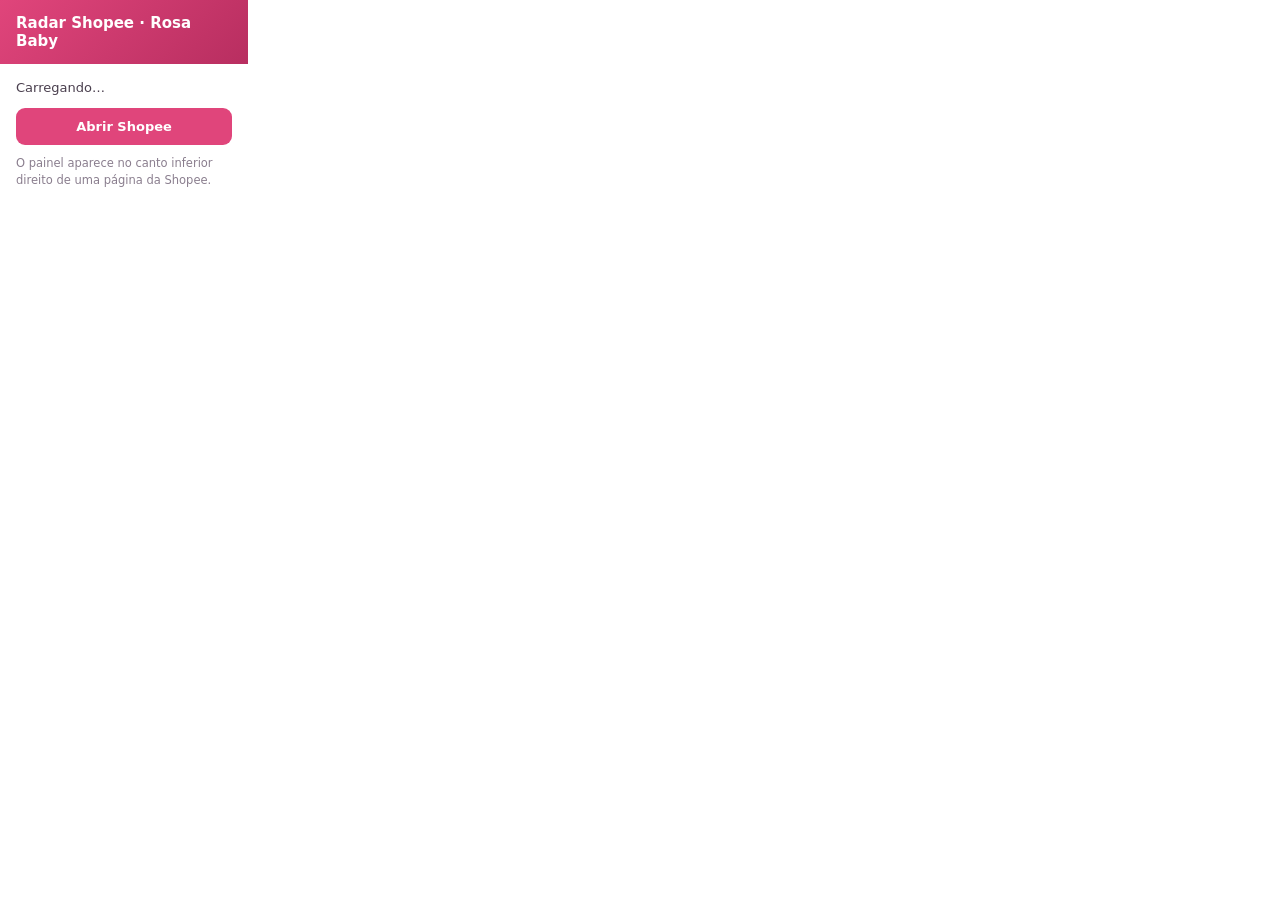
<file: extensao-radar-shopee/popup.html>
<!doctype html>
<html lang="pt-br">
<head>
<meta charset="utf-8">
<style>
  body{ width:248px; margin:0; font-family:'Segoe UI',system-ui,sans-serif; color:#271E2C; background:#fff; }
  .h{ background:linear-gradient(135deg,#E0457B,#B82E60); color:#fff; padding:14px 16px; font-weight:700; font-size:15px; }
  .b{ padding:14px 16px; font-size:13px; line-height:1.5; color:#4a3f4e; }
  .b b{ color:#271E2C; }
  button{ width:100%; margin-top:10px; font-family:inherit; font-weight:600; font-size:13px; color:#fff;
    background:#E0457B; border:none; padding:11px; border-radius:9px; cursor:pointer; }
  button:hover{ background:#B82E60; }
  .note{ font-size:11.5px; color:#8a7e8e; margin-top:10px; }
</style>
</head>
<body>
  <div class="h">Radar Shopee · Rosa Baby</div>
  <div class="b">
    <div id="msg">Carregando…</div>
    <button id="act">Abrir Shopee</button>
    <div class="note">O painel aparece no canto inferior direito de uma página da Shopee.</div>
  </div>
  <script src="popup.js"></script>
</body>
</html>
</file>
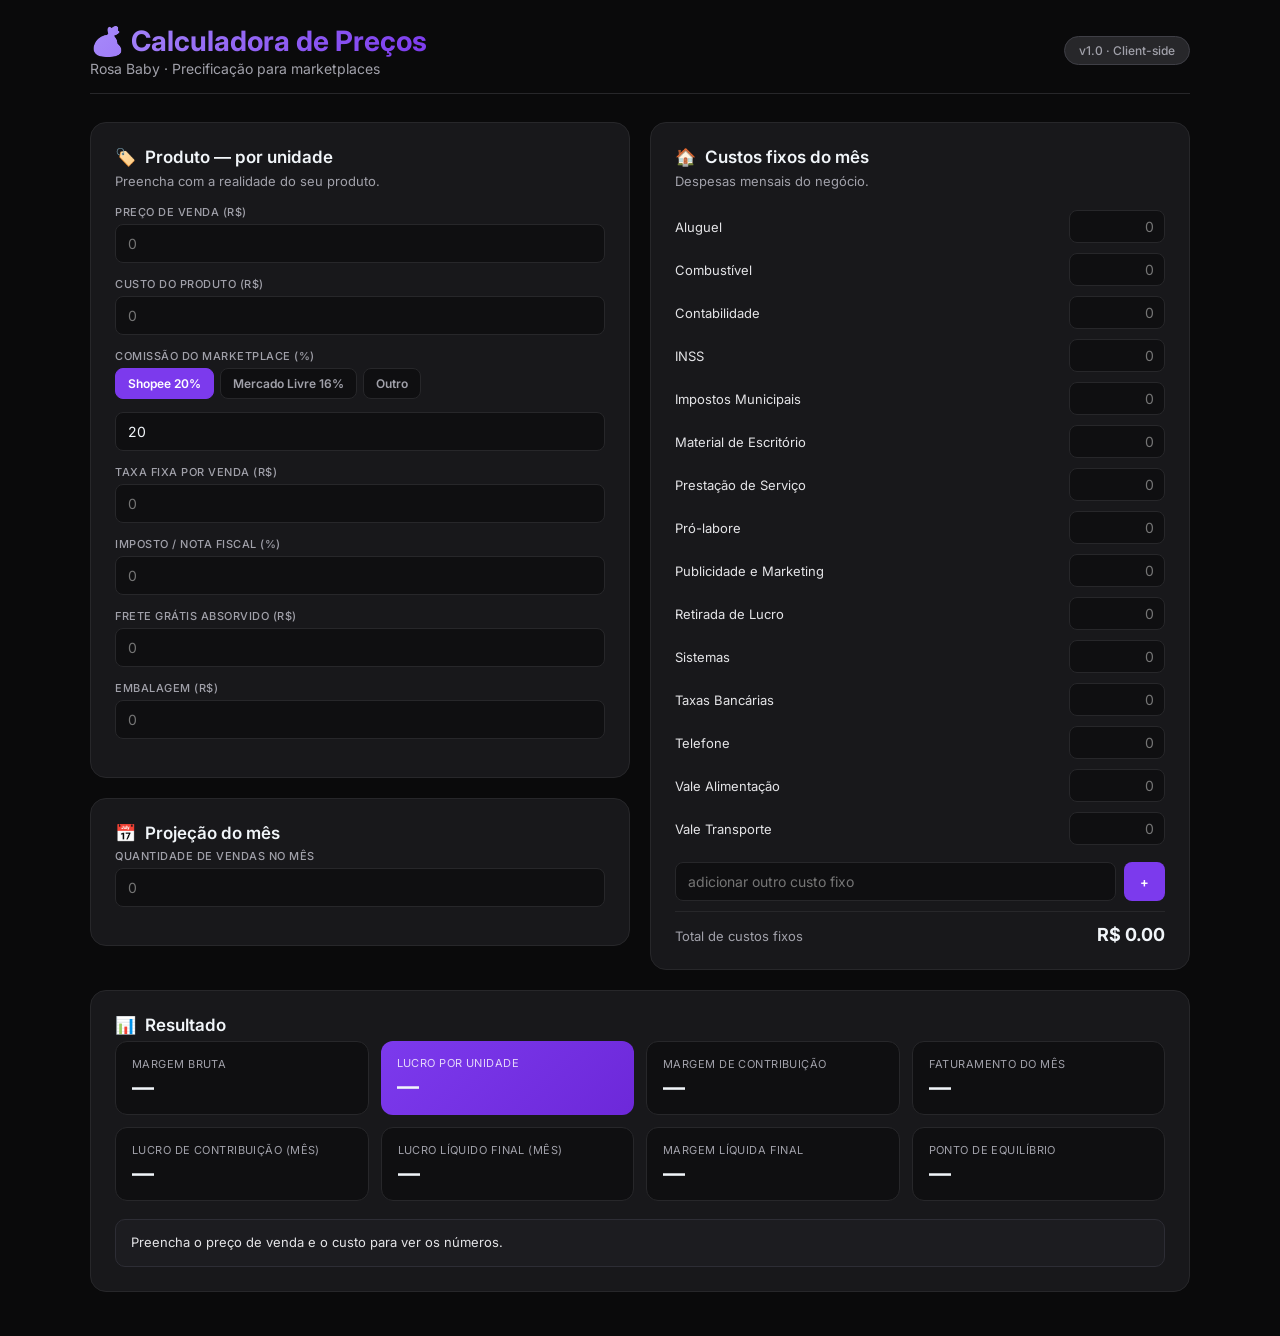
<file: ferramentas/ferramentas/calculadora-de-precos.html>
<!DOCTYPE html>
<html lang="pt-BR">
<head>
<meta charset="UTF-8">
<meta name="viewport" content="width=device-width, initial-scale=1.0">
<title>Calculadora de Preços - Rosa Baby</title>
<link rel="preconnect" href="https://fonts.googleapis.com">
<link rel="preconnect" href="https://fonts.gstatic.com" crossorigin>
<link href="https://fonts.googleapis.com/css2?family=Inter:wght@300;400;500;600;700;800&display=swap" rel="stylesheet">
<style>
*{margin:0;padding:0;box-sizing:border-box;}
body{font-family:'Inter',sans-serif;background:#0a0a0b;color:#f1f5f9;min-height:100vh;padding:24px;}
.container{max-width:1100px;margin:0 auto;}
header{display:flex;align-items:center;justify-content:space-between;flex-wrap:wrap;gap:16px;margin-bottom:28px;padding-bottom:16px;border-bottom:1px solid #27272a;}
header h1{font-size:28px;font-weight:700;background:linear-gradient(135deg,#a78bfa,#7c3aed);-webkit-background-clip:text;-webkit-text-fill-color:transparent;background-clip:text;}
header p{color:#a1a1aa;font-size:14px;margin-top:2px;}
.badge{background:#27272a;padding:6px 14px;border-radius:20px;font-size:12px;font-weight:500;color:#a1a1aa;border:1px solid #3f3f46;}
.grid2{display:grid;grid-template-columns:1fr 1fr;gap:20px;align-items:start;}
.card{background:#18181b;border-radius:16px;padding:24px;border:1px solid #27272a;margin-bottom:20px;}
.card h2{font-size:17px;font-weight:600;color:#f1f5f9;display:flex;align-items:center;gap:9px;margin-bottom:6px;}
.card .sub{color:#a1a1aa;font-size:13px;margin-bottom:16px;}
.form-group{display:flex;flex-direction:column;gap:5px;margin-bottom:14px;}
.form-group label{font-size:11px;font-weight:500;text-transform:uppercase;letter-spacing:.5px;color:#a1a1aa;}
input{background:#0f0f11;border:1px solid #27272a;border-radius:8px;padding:10px 12px;color:#f1f5f9;font-size:14px;font-family:'Inter',sans-serif;outline:none;transition:border-color .2s;width:100%;}
input:focus{border-color:#7c3aed;box-shadow:0 0 0 2px rgba(124,58,237,.2);}
input[type="number"]::-webkit-inner-spin-button,input[type="number"]::-webkit-outer-spin-button{-webkit-appearance:none;margin:0;}
input[type="number"]{-moz-appearance:textfield;}
.seg{display:flex;gap:6px;flex-wrap:wrap;margin-bottom:8px;}
.seg button{font-size:12px;font-weight:600;font-family:'Inter',sans-serif;cursor:pointer;padding:7px 12px;border-radius:8px;border:1px solid #27272a;background:#0f0f11;color:#a1a1aa;transition:all .15s;}
.seg button:hover{border-color:#7c3aed;color:#c4b5fd;}
.seg button.on{background:#7c3aed;color:#fff;border-color:#7c3aed;}
.frow{display:grid;grid-template-columns:1fr 96px;gap:10px;align-items:center;padding:5px 0;}
.frow label{font-size:13px;color:#e4e4e7;}
.frow input{text-align:right;padding:7px 10px;}
.ftot{display:flex;justify-content:space-between;align-items:baseline;border-top:1px solid #27272a;margin-top:10px;padding-top:12px;font-size:13px;color:#a1a1aa;}
.ftot b{font-size:18px;color:#f1f5f9;}
.addfc{display:flex;gap:8px;margin-top:12px;}
.addfc input{flex:1;}
.btn{padding:9px 16px;border:none;border-radius:8px;font-size:13px;font-weight:600;font-family:'Inter',sans-serif;cursor:pointer;transition:all .2s;}
.btn-primary{background:#7c3aed;color:#fff;}
.btn-primary:hover{background:#6d28d9;}
.xfc{background:none;border:none;color:#52525b;cursor:pointer;font-size:15px;padding:0 4px;}
.xfc:hover{color:#ef4444;}
.res-grid{display:grid;grid-template-columns:repeat(auto-fit,minmax(150px,1fr));gap:12px;}
.res{background:#0f0f11;border:1px solid #27272a;border-radius:12px;padding:15px 16px;}
.res .k{font-size:11px;text-transform:uppercase;letter-spacing:.04em;color:#a1a1aa;}
.res .v{font-weight:700;font-size:22px;margin-top:4px;line-height:1.1;}
.res .v small{font-size:13px;font-weight:600;color:#a1a1aa;}
.res.hi{background:linear-gradient(135deg,#7c3aed,#6d28d9);border:none;}
.res.hi .k{color:rgba(255,255,255,.8);}
.res.pos .v{color:#22c55e;}
.res.neg .v{color:#ef4444;}
.verdict{margin-top:18px;font-size:13px;padding:13px 15px;border-radius:10px;background:#1c1c20;border:1px solid #2d2d35;color:#e4e4e7;line-height:1.5;}
.verdict b{color:#c4b5fd;}
.toast{position:fixed;bottom:24px;right:24px;background:#18181b;color:#f1f5f9;padding:12px 20px;border-radius:12px;border:1px solid #27272a;box-shadow:0 8px 32px rgba(0,0,0,.5);font-size:13px;font-weight:500;z-index:100;transform:translateY(80px);opacity:0;transition:all .3s;pointer-events:none;}
.toast.show{transform:translateY(0);opacity:1;}
@media(max-width:768px){.grid2{grid-template-columns:1fr;}header h1{font-size:22px;}.card{padding:16px;}}
@media(max-width:380px){.res-grid{grid-template-columns:1fr;}}
</style>
</head>
<body>
<div class="container">
<header>
  <div><h1>💰 Calculadora de Preços</h1><p>Rosa Baby · Precificação para marketplaces</p></div>
  <span class="badge">v1.0 · Client-side</span>
</header>

<div class="grid2">
  <div>
    <div class="card">
      <h2><span>🏷️</span> Produto — por unidade</h2>
      <div class="sub">Preencha com a realidade do seu produto.</div>
      <div class="form-group"><label>Preço de venda (R$)</label><input id="price" type="number" placeholder="0"></div>
      <div class="form-group"><label>Custo do produto (R$)</label><input id="cost" type="number" placeholder="0"></div>
      <div class="form-group">
        <label>Comissão do marketplace (%)</label>
        <div class="seg">
          <button data-mkt="s">Shopee 20%</button>
          <button data-mkt="l">Mercado Livre 16%</button>
          <button data-mkt="c">Outro</button>
        </div>
        <input id="comm" type="number" placeholder="0">
      </div>
      <div class="form-group"><label>Taxa fixa por venda (R$)</label><input id="taxa" type="number" placeholder="0"></div>
      <div class="form-group"><label>Imposto / Nota Fiscal (%)</label><input id="imp" type="number" placeholder="0"></div>
      <div class="form-group"><label>Frete grátis absorvido (R$)</label><input id="frete" type="number" placeholder="0"></div>
      <div class="form-group"><label>Embalagem (R$)</label><input id="emb" type="number" placeholder="0"></div>
    </div>
    <div class="card">
      <h2><span>📅</span> Projeção do mês</h2>
      <div class="form-group"><label>Quantidade de vendas no mês</label><input id="qtd" type="number" placeholder="0"></div>
    </div>
  </div>

  <div class="card">
    <h2><span>🏠</span> Custos fixos do mês</h2>
    <div class="sub">Despesas mensais do negócio.</div>
    <div id="fclist"></div>
    <div class="addfc">
      <input id="newfc" placeholder="adicionar outro custo fixo">
      <button class="btn btn-primary" id="addfc">+</button>
    </div>
    <div class="ftot"><span>Total de custos fixos</span><b id="ftot">R$ 0,00</b></div>
  </div>
</div>

<div class="card">
  <h2><span>📊</span> Resultado</h2>
  <div class="res-grid" style="margin-bottom:12px">
    <div class="res"><div class="k">Margem bruta</div><div class="v" id="r_bruta">—</div></div>
    <div class="res hi"><div class="k">Lucro por unidade</div><div class="v" id="r_unid">—</div></div>
    <div class="res"><div class="k">Margem de contribuição</div><div class="v" id="r_contrib">—</div></div>
    <div class="res"><div class="k">Faturamento do mês</div><div class="v" id="r_fat">—</div></div>
  </div>
  <div class="res-grid">
    <div class="res"><div class="k">Lucro de contribuição (mês)</div><div class="v" id="r_contribtot">—</div></div>
    <div class="res" id="r_liqbox"><div class="k">Lucro líquido final (mês)</div><div class="v" id="r_liq">—</div></div>
    <div class="res"><div class="k">Margem líquida final</div><div class="v" id="r_margliq">—</div></div>
    <div class="res"><div class="k">Ponto de equilíbrio</div><div class="v" id="r_be">—</div></div>
  </div>
  <div class="verdict" id="verdict"></div>
</div>
</div>
<div class="toast" id="toast"></div>

<script>
(function(){
'use strict';

/* ============================================================
   PERSISTÊNCIA — ponto único.
   MIGRAÇÃO b3 flow: troque o corpo de db.load/db.save por
   leitura/escrita no Firestore. O resto do código não muda.
   ============================================================ */
const STORAGE_KEY='rosa_baby_pricing_v1';
const db={
  load(fallback){ try{ const v=localStorage.getItem(STORAGE_KEY); return v?JSON.parse(v):fallback; }catch(e){ return fallback; } },
  save(val){ try{ localStorage.setItem(STORAGE_KEY,JSON.stringify(val)); }catch(e){} }
};

const FIXED_LABELS=['Aluguel','Combustível','Contabilidade','INSS','Impostos Municipais',
  'Material de Escritório','Prestação de Serviço','Pró-labore','Publicidade e Marketing',
  'Retirada de Lucro','Sistemas','Taxas Bancárias','Telefone','Vale Alimentação','Vale Transporte'];

function defaultState(){
  const fixed={}; FIXED_LABELS.forEach(l=>fixed[l]='');
  return {price:'',cost:'',comm:20,taxa:'',imp:'',frete:'',emb:'',qtd:'',fixed:fixed,mkt:'s'};
}

let S=db.load(defaultState());
if(!S.fixed) S.fixed=defaultState().fixed;

/* ---------- helpers ---------- */
const $=id=>document.getElementById(id);
function num(x){ if(typeof x==='string'&&x.includes(','))x=x.replace(',','.'); const v=parseFloat(x); return isFinite(v)?v:0; }
function money(v){ return (v<0?'– R$ ':'R$ ')+Math.abs(v).toFixed(2); }
function esc(s){ const d=document.createElement('div'); d.textContent=s; return d.innerHTML; }
let toastTimer=null;
function toast(m){ const t=$('toast'); t.textContent=m; t.classList.add('show'); clearTimeout(toastTimer); toastTimer=setTimeout(()=>t.classList.remove('show'),2500); }

/* ---------- render custos fixos ---------- */
function renderFixed(){
  const order=FIXED_LABELS.concat(Object.keys(S.fixed).filter(k=>FIXED_LABELS.indexOf(k)<0));
  $('fclist').innerHTML=order.map(l=>{
    const isCustom=FIXED_LABELS.indexOf(l)<0;
    const rm=isCustom?` <button class="xfc" data-rmfc="${esc(l)}">×</button>`:'';
    return `<div class="frow"><label>${esc(l)}${rm}</label><input type="number" data-fc="${esc(l)}" placeholder="0" value="${S.fixed[l]!=null?S.fixed[l]:''}"></div>`;
  }).join('');
  $('fclist').querySelectorAll('[data-fc]').forEach(inp=>{
    inp.oninput=()=>{ S.fixed[inp.dataset.fc]=inp.value; recompute(); };
  });
  $('fclist').querySelectorAll('[data-rmfc]').forEach(b=>{
    b.onclick=()=>{ delete S.fixed[b.dataset.rmfc]; save(); renderFixed(); recompute(); };
  });
}

/* ---------- bindings ---------- */
function bindInputs(){
  const map={price:'price',cost:'cost',comm:'comm',taxa:'taxa',imp:'imp',frete:'frete',emb:'emb',qtd:'qtd'};
  Object.keys(map).forEach(id=>{
    const el=$(id); el.value=S[map[id]];
    el.oninput=()=>{
      S[map[id]]=el.value;
      if(id==='comm'){ S.mkt='c'; markMkt(); }
      recompute();
    };
  });
  document.querySelectorAll('[data-mkt]').forEach(b=>{
    b.onclick=()=>{
      S.mkt=b.dataset.mkt;
      if(b.dataset.mkt==='s'){ S.comm=20; $('comm').value=20; }
      if(b.dataset.mkt==='l'){ S.comm=16; $('comm').value=16; }
      markMkt(); recompute();
    };
  });
  markMkt();
  $('addfc').onclick=()=>{
    const nm=$('newfc').value.trim();
    if(!nm){ return; }
    if(S.fixed[nm]!=null){ toast('Esse custo já existe'); $('newfc').value=''; return; }
    S.fixed[nm]=''; $('newfc').value=''; save(); renderFixed(); recompute();
  };
  $('newfc').addEventListener('keydown',e=>{ if(e.key==='Enter') $('addfc').click(); });
}
function markMkt(){ document.querySelectorAll('[data-mkt]').forEach(x=>x.classList.toggle('on',x.dataset.mkt===S.mkt)); }

/* ---------- cálculo (modelo da planilha) ---------- */
function recompute(){
  const price=num(S.price),cost=num(S.cost),comm=num(S.comm),taxa=num(S.taxa),
        imp=num(S.imp),frete=num(S.frete),emb=num(S.emb),qtd=num(S.qtd);

  const lucroUnid = price - cost - price*comm/100 - taxa - price*imp/100 - frete - emb;
  const margBruta = price>0 ? (price-cost)/price*100 : 0;
  const margContrib = price>0 ? lucroUnid/price*100 : 0;
  const fat = price*qtd;
  const contribTot = lucroUnid*qtd;
  let custosFixos=0; Object.keys(S.fixed).forEach(k=>custosFixos+=num(S.fixed[k]));
  const liq = contribTot - custosFixos;
  const margLiq = fat>0 ? liq/fat*100 : 0;
  const be = lucroUnid>0 ? Math.ceil(custosFixos/lucroUnid) : null;

  const set=(id,v)=>{ $(id).innerHTML=v; };
  set('ftot','R$ '+custosFixos.toFixed(2));
  set('r_bruta', price>0 ? margBruta.toFixed(1)+'<small>%</small>' : '—');
  set('r_unid', price>0 ? money(lucroUnid) : '—');
  set('r_contrib', price>0 ? margContrib.toFixed(1)+'<small>%</small>' : '—');
  set('r_fat', qtd>0 ? money(fat) : '—');
  set('r_contribtot', (price>0&&qtd>0) ? money(contribTot) : '—');
  set('r_liq', qtd>0 ? money(liq) : '—');
  set('r_margliq', fat>0 ? margLiq.toFixed(1)+'<small>%</small>' : '—');
  set('r_be', be!=null ? be+'<small> un/mês</small>' : '—');
  $('r_liqbox').className='res'+(qtd>0?(liq>=0?' pos':' neg'):'');

  let msg;
  if(price<=0) msg='Preencha o preço de venda e o custo para ver os números.';
  else if(lucroUnid<0) msg='⚠ <b>Cada venda dá prejuízo.</b> Suba o preço, reduza o custo ou negocie as taxas.';
  else if(qtd<=0) msg='Cada peça lucra <b>'+money(lucroUnid)+'</b>. Informe quantas você vende no mês para ver o lucro líquido.';
  else if(liq<0) msg='No volume atual o mês fecha <b>negativo</b>. Você precisa vender <b>'+(be||'—')+' un/mês</b> só para cobrir os custos fixos.';
  else msg='✓ Mês positivo: <b>'+money(liq)+'</b> de lucro líquido ('+margLiq.toFixed(1)+'%). Ponto de equilíbrio: <b>'+(be||'—')+' un/mês</b>.';
  $('verdict').innerHTML=msg;

  save();
}

let saveTimer=null;
function save(){ clearTimeout(saveTimer); saveTimer=setTimeout(()=>db.save(S),400); }

/* ---------- boot ---------- */
renderFixed();
bindInputs();
recompute();
})();
</script>
</body>
</html>
</file>
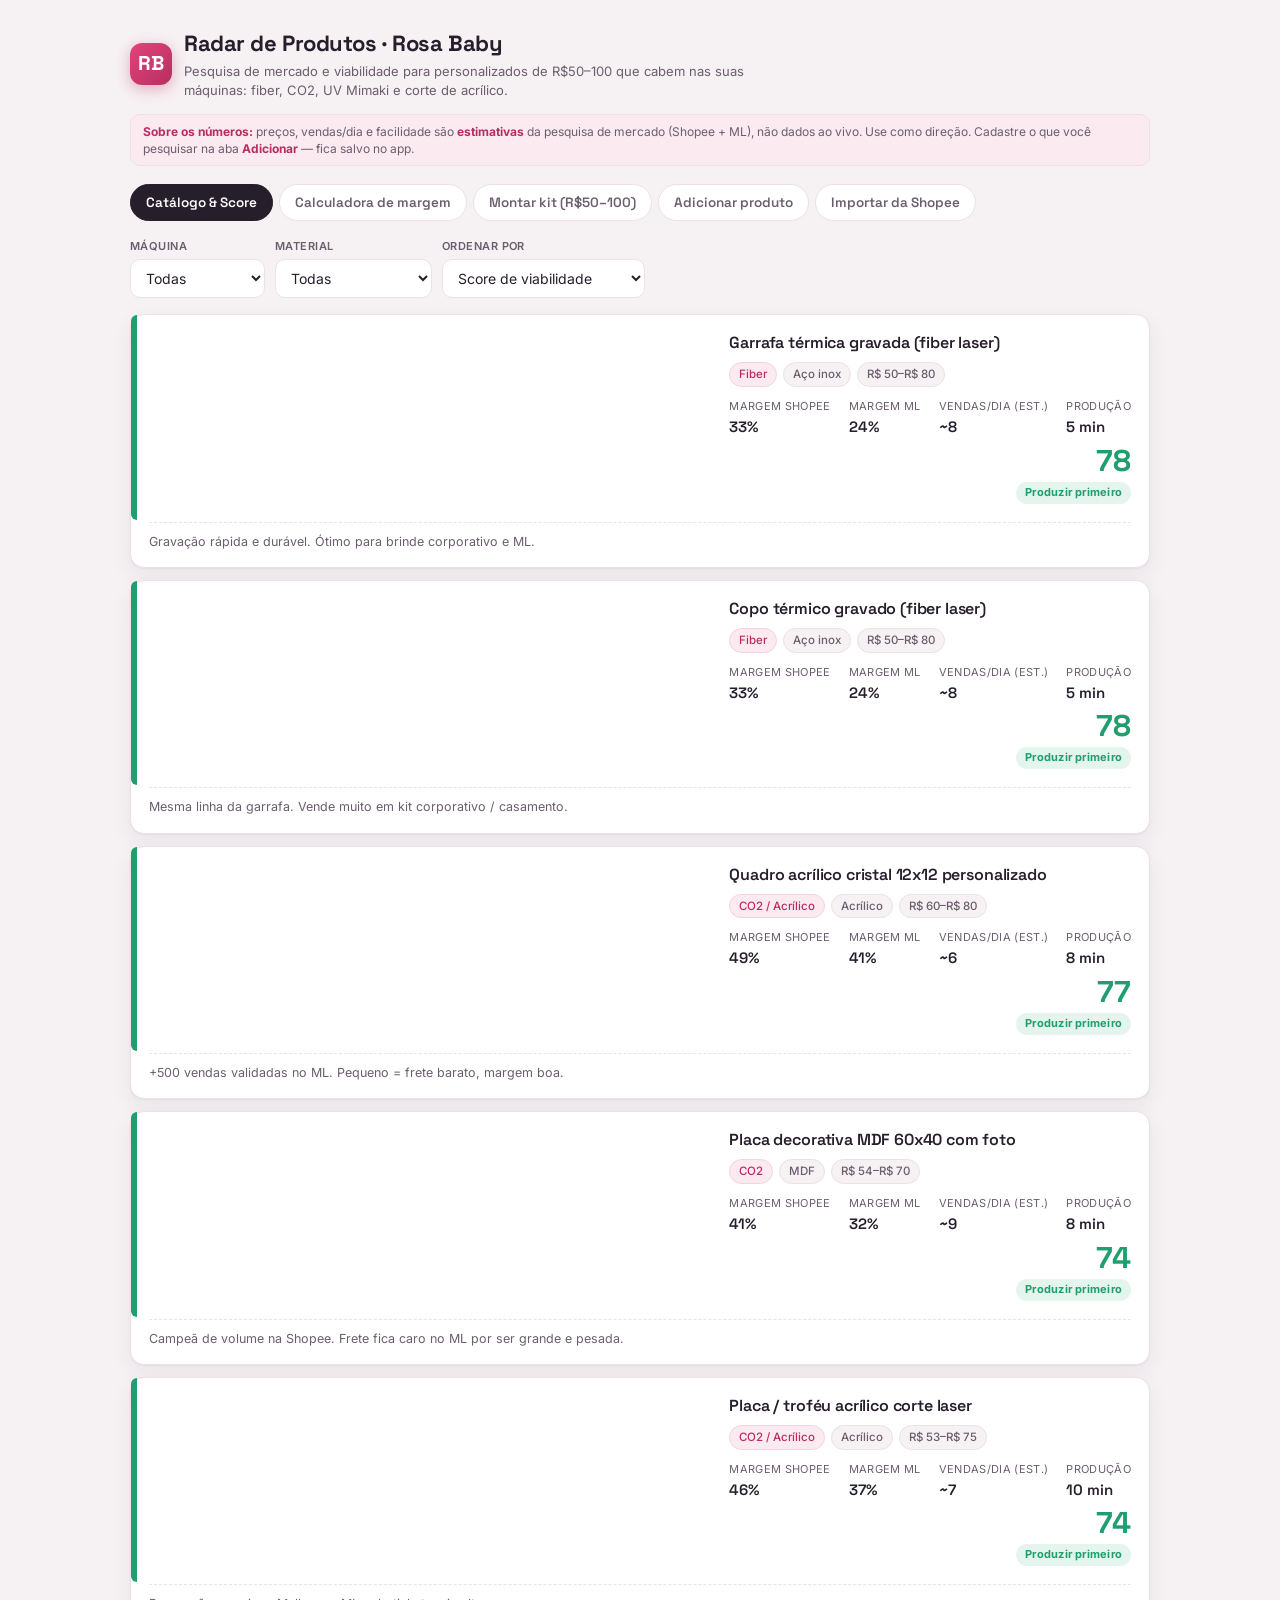
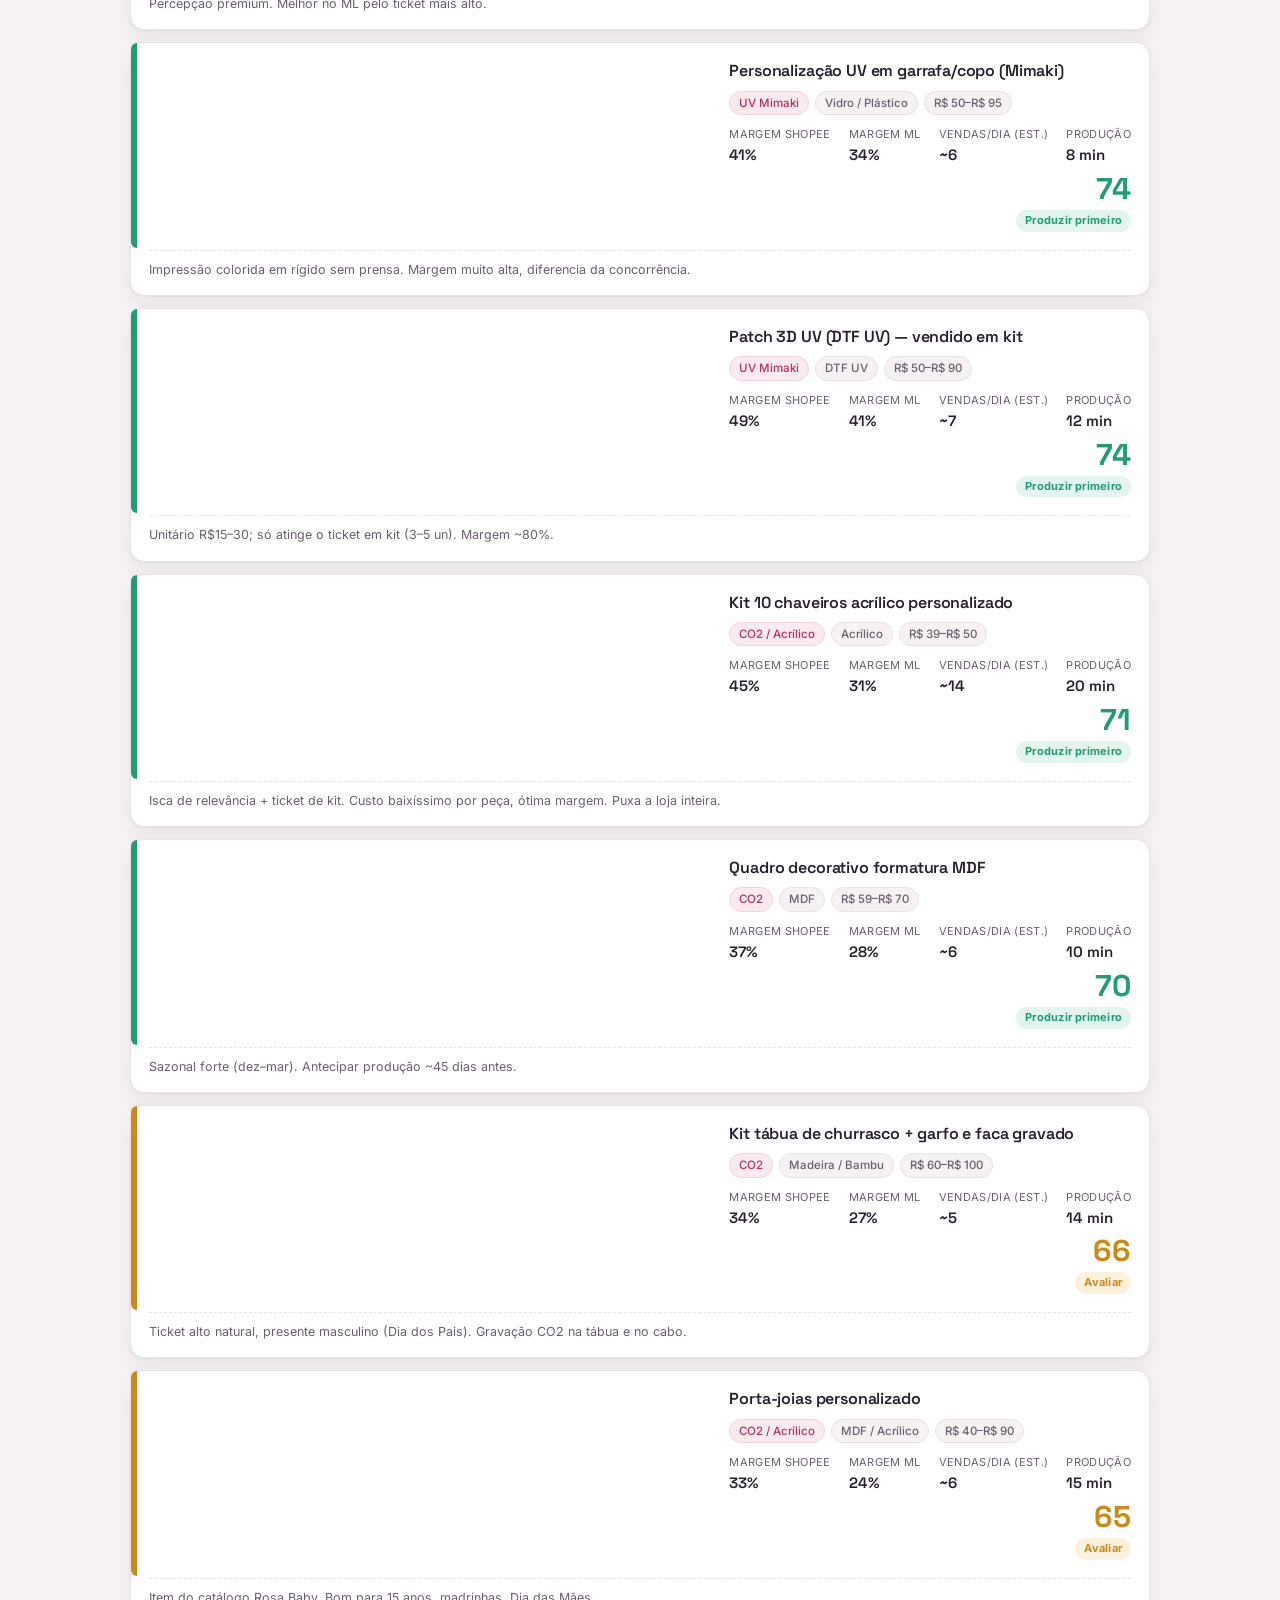
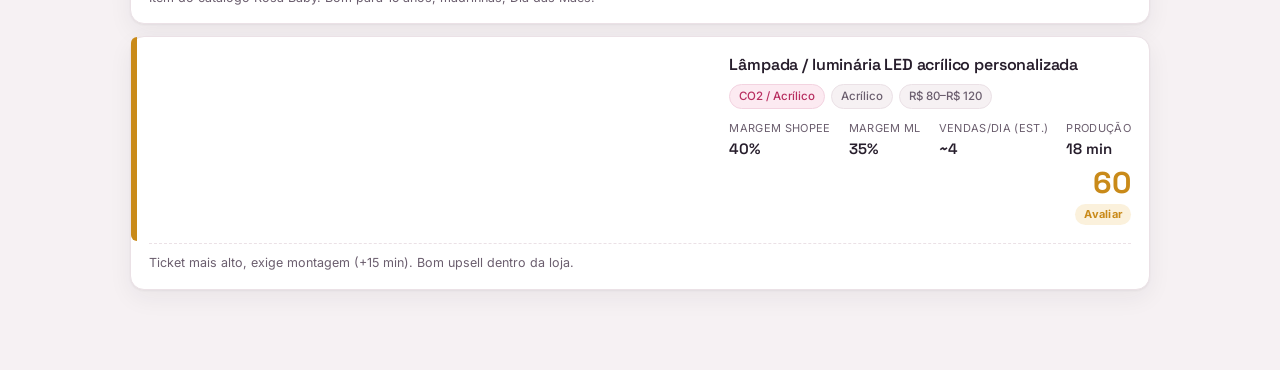
<file: ferramentas/ferramentas/radar-de-produtos.html>
<!doctype html>
<html lang="pt-br">
<head>
<meta charset="utf-8">
<meta name="viewport" content="width=device-width, initial-scale=1, viewport-fit=cover">
<title>Radar de Produtos · Rosa Baby</title>
</head>
<body>
<div id="app"></div>

<style>
  @import url('https://fonts.googleapis.com/css2?family=Space+Grotesk:wght@400;500;600;700&family=Inter:wght@400;500;600&display=swap');

  * { box-sizing: border-box; margin: 0; padding: 0; }

  :root {
    --paper: #F6F1F3;
    --card: #FFFFFF;
    --ink: #271E2C;
    --ink-soft: #6B5E6E;
    --rose: #E0457B;
    --rose-deep: #B82E60;
    --rose-tint: #FCEAF1;
    --line: #EBE1E6;
    --good: #1F9E6E;
    --good-bg: #E4F5EE;
    --warn: #C98A19;
    --warn-bg: #FBF1DC;
    --bad: #C44A4A;
    --bad-bg: #FBE7E7;
    --shopee: #EE4D2D;
    --ml: #2D5BFF;
    --radius: 14px;
    --shadow: 0 1px 2px rgba(39,30,44,.05), 0 8px 24px rgba(39,30,44,.06);
  }

  #app {
    font-family: 'Inter', system-ui, sans-serif;
    color: var(--ink);
    background: var(--paper);
    min-height: 100vh;
    line-height: 1.45;
  }

  .wrap { max-width: 1060px; margin: 0 auto; padding: 28px 20px 80px; }

  /* Header */
  .hd { display: flex; align-items: flex-start; justify-content: space-between; gap: 16px; flex-wrap: wrap; margin-bottom: 6px; }
  .brand { display: flex; align-items: center; gap: 12px; }
  .mark {
    width: 42px; height: 42px; border-radius: 12px; flex: none;
    background: linear-gradient(135deg, var(--rose), var(--rose-deep));
    display: grid; place-items: center; color: #fff; font-family: 'Space Grotesk'; font-weight: 700; font-size: 20px;
    box-shadow: 0 4px 14px rgba(184,46,96,.35);
  }
  h1 { font-family: 'Space Grotesk'; font-weight: 700; font-size: 22px; letter-spacing: -.02em; }
  .sub { color: var(--ink-soft); font-size: 13px; margin-top: 2px; max-width: 560px; }
  .note {
    font-size: 12px; color: var(--ink-soft); background: var(--rose-tint);
    border: 1px solid var(--line); border-radius: 10px; padding: 8px 12px; margin: 14px 0 18px;
  }
  .note b { color: var(--rose-deep); }

  /* Tabs */
  .tabs { display: flex; gap: 6px; flex-wrap: wrap; margin-bottom: 18px; }
  .tab {
    font-family: 'Space Grotesk'; font-weight: 600; font-size: 13.5px;
    padding: 9px 15px; border-radius: 999px; border: 1px solid var(--line);
    background: var(--card); color: var(--ink-soft); cursor: pointer; transition: .15s;
  }
  .tab:hover { border-color: var(--rose); color: var(--rose-deep); }
  .tab.on { background: var(--ink); color: #fff; border-color: var(--ink); }

  .panel { display: none; }
  .panel.on { display: block; animation: fade .2s ease; }
  @keyframes fade { from { opacity: 0; transform: translateY(4px); } to { opacity: 1; transform: none; } }

  /* Controls */
  .ctrls { display: flex; gap: 10px; flex-wrap: wrap; align-items: center; margin-bottom: 16px; }
  .field { display: flex; flex-direction: column; gap: 4px; }
  label.lbl { font-size: 11px; font-weight: 600; color: var(--ink-soft); text-transform: uppercase; letter-spacing: .04em; }
  select, input {
    font-family: 'Inter'; font-size: 14px; color: var(--ink);
    border: 1px solid var(--line); background: var(--card);
    padding: 9px 11px; border-radius: 10px; outline: none; transition: .15s;
  }
  select:focus, input:focus { border-color: var(--rose); box-shadow: 0 0 0 3px var(--rose-tint); }

  /* Product cards */
  .grid { display: grid; grid-template-columns: 1fr; gap: 12px; }
  .pcard {
    background: var(--card); border: 1px solid var(--line); border-radius: var(--radius);
    box-shadow: var(--shadow); padding: 16px 18px; display: grid;
    grid-template-columns: 1fr auto; gap: 8px 16px; align-items: start;
  }
  .pcard h3 { font-family: 'Space Grotesk'; font-size: 16px; font-weight: 600; letter-spacing: -.01em; }
  .meta { display: flex; gap: 6px; flex-wrap: wrap; margin-top: 8px; }
  .chip {
    font-size: 11.5px; font-weight: 500; padding: 3px 9px; border-radius: 999px;
    background: var(--paper); color: var(--ink-soft); border: 1px solid var(--line);
  }
  .chip.m { background: var(--rose-tint); color: var(--rose-deep); border-color: #f3d3e0; }
  .stats { display: flex; gap: 18px; flex-wrap: wrap; margin-top: 12px; }
  .stat .k { font-size: 11px; color: var(--ink-soft); text-transform: uppercase; letter-spacing: .03em; }
  .stat .v { font-family: 'Space Grotesk'; font-weight: 600; font-size: 15px; margin-top: 1px; }
  .score-wrap { text-align: right; min-width: 96px; }
  .score {
    font-family: 'Space Grotesk'; font-weight: 700; font-size: 30px; line-height: 1;
  }
  .badge {
    display: inline-block; font-size: 11px; font-weight: 700; padding: 3px 9px;
    border-radius: 999px; margin-top: 6px; letter-spacing: .02em;
  }
  .b-good { background: var(--good-bg); color: var(--good); }
  .b-warn { background: var(--warn-bg); color: var(--warn); }
  .b-bad  { background: var(--bad-bg); color: var(--bad); }
  .ring { width: 6px; border-radius: 6px 0 0 6px; align-self: stretch; grid-row: 1 / 3; margin: -16px 0 -16px -18px; }

  .notes { font-size: 12.5px; color: var(--ink-soft); margin-top: 10px; grid-column: 1 / -1; border-top: 1px dashed var(--line); padding-top: 10px; }
  .empty { text-align: center; color: var(--ink-soft); padding: 40px; font-size: 14px; }

  /* Calculator */
  .calc-grid { display: grid; grid-template-columns: 320px 1fr; gap: 20px; }
  .box { background: var(--card); border: 1px solid var(--line); border-radius: var(--radius); box-shadow: var(--shadow); padding: 18px; }
  .box h2 { font-family: 'Space Grotesk'; font-size: 15px; margin-bottom: 14px; }
  .inrow { display: flex; flex-direction: column; gap: 5px; margin-bottom: 12px; }
  .inrow input, .inrow select { width: 100%; }
  .plat-grid { display: grid; grid-template-columns: 1fr 1fr; gap: 14px; }
  .plat { border-radius: var(--radius); padding: 16px; color: #fff; }
  .plat.s { background: linear-gradient(135deg, #ff6b3d, var(--shopee)); }
  .plat.l { background: linear-gradient(135deg, #4d77ff, var(--ml)); }
  .plat .name { font-family: 'Space Grotesk'; font-weight: 700; font-size: 14px; opacity: .95; }
  .plat .big { font-family: 'Space Grotesk'; font-weight: 700; font-size: 30px; margin: 6px 0 2px; }
  .plat .pct { font-size: 13px; opacity: .9; }
  .breakdown { margin-top: 14px; border-top: 1px solid rgba(255,255,255,.25); padding-top: 12px; font-size: 12.5px; }
  .breakdown .l { display: flex; justify-content: space-between; padding: 2px 0; }
  .verdict { margin-top: 16px; font-size: 13px; padding: 12px 14px; border-radius: 10px; background: var(--rose-tint); color: var(--ink); border: 1px solid #f3d3e0; }
  .verdict b { color: var(--rose-deep); }

  /* Pricing calculator */
  .calc2 { display: grid; grid-template-columns: 1fr 1fr; gap: 16px; align-items: start; }
  .seg { display: flex; gap: 6px; margin-bottom: 12px; flex-wrap: wrap; }
  .seg button {
    font-family: 'Space Grotesk'; font-weight: 600; font-size: 12.5px; cursor: pointer;
    padding: 7px 12px; border-radius: 8px; border: 1px solid var(--line); background: var(--card); color: var(--ink-soft);
  }
  .seg button:hover { border-color: var(--rose); color: var(--rose-deep); }
  .seg button.on { background: var(--ink); color: #fff; border-color: var(--ink); }
  .frow { display: grid; grid-template-columns: 1fr 92px; gap: 8px; align-items: center; padding: 5px 0; }
  .frow label { font-size: 13px; color: var(--ink); }
  .frow input { padding: 7px 9px; text-align: right; }
  .ftot { display: flex; justify-content: space-between; align-items: baseline; border-top: 1px solid var(--line); margin-top: 8px; padding-top: 10px; font-size: 13px; }
  .ftot b { font-family: 'Space Grotesk'; font-size: 18px; }
  .addfc { display: flex; gap: 8px; margin-top: 10px; }
  .addfc input { flex: 1; }
  .res-grid { display: grid; grid-template-columns: repeat(auto-fit, minmax(150px, 1fr)); gap: 12px; margin-top: 4px; }
  .res { background: var(--paper); border: 1px solid var(--line); border-radius: 12px; padding: 14px 16px; }
  .res .k { font-size: 11px; text-transform: uppercase; letter-spacing: .04em; color: var(--ink-soft); }
  .res .v { font-family: 'Space Grotesk'; font-weight: 700; font-size: 23px; margin-top: 3px; line-height: 1.1; }
  .res .v small { font-size: 13px; font-weight: 600; color: var(--ink-soft); }
  .res.hi { background: linear-gradient(135deg, var(--rose), var(--rose-deep)); border: none; color: #fff; }
  .res.hi .k, .res.hi .v small { color: rgba(255,255,255,.8); }
  .res.pos .v { color: var(--good); }
  .res.neg .v { color: var(--bad); }
  .xfc { background: none; border: none; color: var(--ink-soft); cursor: pointer; font-size: 15px; padding: 0 4px; }
  .xfc:hover { color: var(--bad); }
  @media (max-width: 820px){ .calc2 { grid-template-columns: 1fr; } }

  /* Kit builder */
  .kit-grid { display: grid; grid-template-columns: 1fr 300px; gap: 20px; }
  .kit-row { display: flex; align-items: center; gap: 10px; padding: 10px 0; border-bottom: 1px solid var(--line); }
  .kit-row .nm { flex: 1; font-size: 14px; }
  .kit-row .pr { font-family: 'Space Grotesk'; font-weight: 600; font-size: 13px; color: var(--ink-soft); }
  .qty { display: flex; align-items: center; gap: 6px; }
  .qbtn { width: 26px; height: 26px; border-radius: 7px; border: 1px solid var(--line); background: var(--card); cursor: pointer; font-size: 15px; font-weight: 600; color: var(--ink); }
  .qbtn:hover { border-color: var(--rose); color: var(--rose); }
  .qn { width: 26px; text-align: center; font-family: 'Space Grotesk'; font-weight: 600; }
  .kit-total { position: sticky; top: 16px; }
  .gauge { font-family: 'Space Grotesk'; font-weight: 700; font-size: 34px; }
  .bar { height: 10px; border-radius: 6px; background: var(--paper); overflow: hidden; margin: 12px 0 6px; }
  .bar > div { height: 100%; border-radius: 6px; transition: .3s; }

  /* Add form */
  .add-grid { display: grid; grid-template-columns: 1fr 1fr; gap: 12px; }
  .add-grid .full { grid-column: 1 / -1; }
  .btn {
    font-family: 'Space Grotesk'; font-weight: 600; font-size: 14px; color: #fff;
    background: var(--rose); border: none; padding: 11px 20px; border-radius: 10px; cursor: pointer; transition: .15s;
  }
  .btn:hover { background: var(--rose-deep); }
  .btn.ghost { background: transparent; color: var(--ink-soft); border: 1px solid var(--line); }
  .btn.ghost:hover { border-color: var(--bad); color: var(--bad); background: transparent; }
  .del { font-size: 12px; color: var(--ink-soft); cursor: pointer; background: none; border: none; text-decoration: underline; }
  .del:hover { color: var(--bad); }
  .toast { font-size: 13px; color: var(--good); margin-top: 10px; }

  @media (max-width: 820px) {
    .calc-grid, .kit-grid { grid-template-columns: 1fr; }
    .pcard { grid-template-columns: 1fr; }
    .score-wrap { text-align: left; }
    .ring { grid-row: auto; margin: -16px -18px 4px; width: auto; height: 6px; border-radius: 6px 6px 0 0; }
    .add-grid { grid-template-columns: 1fr; }
    .kit-total { position: static; }
  }

  @media (max-width: 560px) {
    .wrap { padding: 18px 14px 64px; }
    h1 { font-size: 19px; }
    .mark { width: 38px; height: 38px; font-size: 18px; border-radius: 11px; }
    .sub { font-size: 12.5px; }
    .note { font-size: 11.5px; padding: 8px 11px; }

    .tabs { gap: 5px; margin-bottom: 14px; }
    .tab { font-size: 12.5px; padding: 8px 12px; }

    .ctrls { gap: 8px; }
    .field { flex: 1 1 140px; }
    .ctrls select { width: 100%; }

    .box { padding: 15px; }
    .pcard { padding: 14px; }
    .ring { margin: -14px -14px 4px; }
    .stats { gap: 14px; }
    .stat .v { font-size: 14px; }

    /* score number + selo lado a lado, compacto */
    .score-wrap { display: flex; align-items: center; gap: 10px; min-width: 0; margin-top: 4px; }
    .score { font-size: 26px; }
    .badge { margin-top: 0; }

    .res-grid { grid-template-columns: 1fr 1fr; gap: 10px; }
    .res { padding: 12px 13px; }
    .res .v { font-size: 19px; }

    .seg button { font-size: 12px; padding: 7px 10px; }
    .frow { grid-template-columns: 1fr 78px; }
    .frow label { font-size: 12.5px; }

    .plat-grid { grid-template-columns: 1fr; }
  }

  @media (max-width: 360px) {
    .res-grid { grid-template-columns: 1fr; }
  }
</style>

<script>
(function () {
  "use strict";

  // ---------- storage (sanctioned API w/ in-memory fallback) ----------
  var mem = {};
  var store = {
    async get(k){
      try { if(window.storage){ var r=await window.storage.get(k); return r?r.value:null; } } catch(e){}
      try { var lv=localStorage.getItem(k); if(lv!=null) return lv; } catch(e){}
      return mem[k]||null;
    },
    async set(k,v){
      try { if(window.storage){ await window.storage.set(k,v); return; } } catch(e){}
      try { localStorage.setItem(k,v); return; } catch(e){}
      mem[k]=v;
    }
  };

  // ---------- seed data (estimativas da pesquisa de mercado) ----------
  // sales = vendas/dia estimadas | ease 1-5 = facilidade de venda online
  // time = minutos para produzir 1 anúncio (kit conta como 1)
  var SEED = [
    {id:'s1', name:'Kit 10 chaveiros acrílico personalizado', machine:'CO2 / Acrílico', material:'Acrílico', pMin:39, pMax:50, cMin:5, cMax:10, time:20, sales:14, ease:5, notes:'Isca de relevância + ticket de kit. Custo baixíssimo por peça, ótima margem. Puxa a loja inteira.'},
    {id:'s2', name:'Placa decorativa MDF 60x40 com foto', machine:'CO2', material:'MDF', pMin:54, pMax:70, cMin:12, cMax:20, time:8, sales:9, ease:4, notes:'Campeã de volume na Shopee. Frete fica caro no ML por ser grande e pesada.'},
    {id:'s3', name:'Placa / troféu acrílico corte laser', machine:'CO2 / Acrílico', material:'Acrílico', pMin:53, pMax:75, cMin:10, cMax:18, time:10, sales:7, ease:4, notes:'Percepção premium. Melhor no ML pelo ticket mais alto.'},
    {id:'s4', name:'Quadro decorativo formatura MDF', machine:'CO2', material:'MDF', pMin:59, pMax:70, cMin:15, cMax:25, time:10, sales:6, ease:4, notes:'Sazonal forte (dez–mar). Antecipar produção ~45 dias antes.'},
    {id:'s5', name:'Garrafa térmica gravada (fiber laser)', machine:'Fiber', material:'Aço inox', pMin:50, pMax:80, cMin:15, cMax:30, time:5, sales:8, ease:5, notes:'Gravação rápida e durável. Ótimo para brinde corporativo e ML.'},
    {id:'s6', name:'Copo térmico gravado (fiber laser)', machine:'Fiber', material:'Aço inox', pMin:50, pMax:80, cMin:15, cMax:30, time:5, sales:8, ease:5, notes:'Mesma linha da garrafa. Vende muito em kit corporativo / casamento.'},
    {id:'s7', name:'Kit tábua de churrasco + garfo e faca gravado', machine:'CO2', material:'Madeira / Bambu', pMin:60, pMax:100, cMin:20, cMax:38, time:14, sales:5, ease:4, notes:'Ticket alto natural, presente masculino (Dia dos Pais). Gravação CO2 na tábua e no cabo.'},
    {id:'s8', name:'Porta-joias personalizado', machine:'CO2 / Acrílico', material:'MDF / Acrílico', pMin:40, pMax:90, cMin:15, cMax:30, time:15, sales:6, ease:4, notes:'Item do catálogo Rosa Baby. Bom para 15 anos, madrinhas, Dia das Mães.'},
    {id:'s9', name:'Personalização UV em garrafa/copo (Mimaki)', machine:'UV Mimaki', material:'Vidro / Plástico', pMin:50, pMax:95, cMin:12, cMax:28, time:8, sales:6, ease:4, notes:'Impressão colorida em rígido sem prensa. Margem muito alta, diferencia da concorrência.'},
    {id:'s10', name:'Patch 3D UV (DTF UV) — vendido em kit', machine:'UV Mimaki', material:'DTF UV', pMin:50, pMax:90, cMin:8, cMax:20, time:12, sales:7, ease:4, notes:'Unitário R$15–30; só atinge o ticket em kit (3–5 un). Margem ~80%.'},
    {id:'s11', name:'Lâmpada / luminária LED acrílico personalizada', machine:'CO2 / Acrílico', material:'Acrílico', pMin:80, pMax:120, cMin:25, cMax:40, time:18, sales:4, ease:3, notes:'Ticket mais alto, exige montagem (+15 min). Bom upsell dentro da loja.'},
    {id:'s12', name:'Quadro acrílico cristal 12x12 personalizado', machine:'CO2 / Acrílico', material:'Acrílico', pMin:60, pMax:80, cMin:10, cMax:18, time:8, sales:6, ease:4, notes:'+500 vendas validadas no ML. Pequeno = frete barato, margem boa.'}
  ];

  var KEY = 'rb_custom_products_v1';
  var custom = [];
  var products = [];

  // ---------- scoring ----------
  function avg(a,b){ return (a+b)/2; }
  function netMarginPct(p, plat){
    var price = avg(p.pMin,p.pMax), cost = avg(p.cMin,p.cMax);
    var comm = plat==='s' ? price*0.20 : price*0.18;
    var ship = plat==='s' ? 8 : 15;          // frete+embalagem médio
    var net = price - cost - comm - ship;
    return net/price*100;
  }
  function score(p){
    var t = p.time;
    var speed = Math.max(0, Math.min(100, 100 - (t-3)*2));      // <=3min ~100, 60min ~0
    var margin = Math.max(0, Math.min(100, netMarginPct(p,'s')*1.25)); // 80% -> 100
    var ease = (p.ease||3)*20;
    return Math.round(0.40*speed + 0.35*margin + 0.25*ease);
  }
  function tier(s){
    if(s>=70) return {cls:'b-good', ring:'var(--good)', label:'Produzir primeiro'};
    if(s>=40) return {cls:'b-warn', ring:'var(--warn)', label:'Avaliar'};
    return {cls:'b-bad', ring:'var(--bad)', label:'Evitar'};
  }
  function brl(n){ return 'R$ ' + n.toFixed(0); }

  // ---------- rendering ----------
  var root = document.getElementById('app');

  function shell(){
    root.innerHTML = `
    <div class="wrap">
      <div class="hd">
        <div class="brand">
          <div class="mark">RB</div>
          <div>
            <h1>Radar de Produtos · Rosa Baby</h1>
            <div class="sub">Pesquisa de mercado e viabilidade para personalizados de R$50–100 que cabem nas suas máquinas: fiber, CO2, UV Mimaki e corte de acrílico.</div>
          </div>
        </div>
      </div>

      <div class="note">
        <b>Sobre os números:</b> preços, vendas/dia e facilidade são <b>estimativas</b> da pesquisa de mercado (Shopee + ML), não dados ao vivo. Use como direção. Cadastre o que você pesquisar na aba <b>Adicionar</b> — fica salvo no app.
      </div>

      <div class="tabs">
        <button class="tab on" data-tab="cat">Catálogo &amp; Score</button>
        <button class="tab" data-tab="calc">Calculadora de margem</button>
        <button class="tab" data-tab="kit">Montar kit (R$50–100)</button>
        <button class="tab" data-tab="add">Adicionar produto</button>
        <button class="tab" data-tab="import">Importar da Shopee</button>
      </div>

      <div class="panel on" id="p-cat"></div>
      <div class="panel" id="p-calc"></div>
      <div class="panel" id="p-kit"></div>
      <div class="panel" id="p-add"></div>
      <div class="panel" id="p-import"></div>
    </div>`;

    root.querySelectorAll('.tab').forEach(function(t){
      t.onclick = function(){
        root.querySelectorAll('.tab').forEach(x=>x.classList.remove('on'));
        t.classList.add('on');
        root.querySelectorAll('.panel').forEach(x=>x.classList.remove('on'));
        document.getElementById('p-'+t.dataset.tab).classList.add('on');
      };
    });

    renderCat(); renderCalc(); renderKit(); renderAdd(); renderImport();
  }

  // ---- Catálogo ----
  var filterMachine='all', filterMat='all', sortBy='score';
  function renderCat(){
    var p = document.getElementById('p-cat');
    var machines = ['all'].concat(uniq(products.map(x=>x.machine)));
    var mats = ['all'].concat(uniq(products.map(x=>x.material)));
    p.innerHTML = `
      <div class="ctrls">
        <div class="field"><label class="lbl">Máquina</label>${sel('fm', machines, filterMachine)}</div>
        <div class="field"><label class="lbl">Material</label>${sel('ft', mats, filterMat)}</div>
        <div class="field"><label class="lbl">Ordenar por</label>
          <select id="fs">
            <option value="score"${sortBy==='score'?' selected':''}>Score de viabilidade</option>
            <option value="margin"${sortBy==='margin'?' selected':''}>Maior margem (Shopee)</option>
            <option value="sales"${sortBy==='sales'?' selected':''}>Mais vendas/dia</option>
            <option value="speed"${sortBy==='speed'?' selected':''}>Produção mais rápida</option>
          </select>
        </div>
      </div>
      <div class="grid" id="cards"></div>`;
    p.querySelector('#fm').onchange = e=>{filterMachine=e.target.value; drawCards();};
    p.querySelector('#ft').onchange = e=>{filterMat=e.target.value; drawCards();};
    p.querySelector('#fs').onchange = e=>{sortBy=e.target.value; drawCards();};
    drawCards();
  }
  function drawCards(){
    var list = products.filter(p=>
      (filterMachine==='all'||p.machine===filterMachine) &&
      (filterMat==='all'||p.material===filterMat));
    list.forEach(p=>{p._s=score(p);});
    list.sort((a,b)=>{
      if(sortBy==='margin') return netMarginPct(b,'s')-netMarginPct(a,'s');
      if(sortBy==='sales') return b.sales-a.sales;
      if(sortBy==='speed') return a.time-b.time;
      return b._s-a._s;
    });
    var c = document.getElementById('cards');
    if(!list.length){ c.innerHTML = '<div class="empty">Nenhum produto com esses filtros.</div>'; return; }
    c.innerHTML = list.map(function(p){
      var t = tier(p._s);
      var mS = netMarginPct(p,'s'), mL = netMarginPct(p,'l');
      var tag = p.real ? ' <span style="font-size:11px;color:var(--shopee);font-weight:600">• Shopee (real)</span>'
                       : (p.custom ? ' <span style="font-size:11px;color:var(--rose);font-weight:600">• meu</span>' : '');
      var statsHtml;
      if (p.real) {
        statsHtml =
          '<div class="stat"><div class="k">Preço</div><div class="v">'+brl(p.pMin)+'</div></div>'+
          '<div class="stat"><div class="k">Total vendido</div><div class="v">'+(p.soldTotal!=null?p.soldTotal:'—')+'</div></div>'+
          '<div class="stat"><div class="k">Vendas/dia</div><div class="v">'+(p.sales!=null?'~'+p.sales:'—')+'</div></div>'+
          '<div class="stat"><div class="k">Criado em</div><div class="v" style="font-size:13px">'+(p.createdDate||'—')+'</div></div>';
      } else {
        statsHtml =
          '<div class="stat"><div class="k">Margem Shopee</div><div class="v">'+mS.toFixed(0)+'%</div></div>'+
          '<div class="stat"><div class="k">Margem ML</div><div class="v">'+mL.toFixed(0)+'%</div></div>'+
          '<div class="stat"><div class="k">Vendas/dia (est.)</div><div class="v">~'+p.sales+'</div></div>'+
          '<div class="stat"><div class="k">Produção</div><div class="v">'+p.time+' min</div></div>';
      }
      var link = p.real && p.url ? ' · <a href="'+esc(p.url)+'" target="_blank" rel="noopener" style="color:var(--shopee);font-weight:600;text-decoration:none">ver anúncio ↗</a>' : '';
      return `<div class="pcard">
        <div class="ring" style="background:${t.ring}"></div>
        <div>
          <h3>${esc(p.name)}${tag}</h3>
          <div class="meta">
            <span class="chip m">${esc(p.machine)}</span>
            <span class="chip">${esc(p.material)}</span>
            <span class="chip">${brl(p.pMin)}–${brl(p.pMax)}</span>
          </div>
          <div class="stats">${statsHtml}</div>
        </div>
        <div class="score-wrap">
          <div class="score" style="color:${t.ring}">${p._s}</div>
          <div class="badge ${t.cls}">${t.label}</div>
        </div>
        <div class="notes">${esc(p.notes)}${link}${p.custom?` <button class="del" data-del="${p.id}">remover</button>`:''}</div>
      </div>`;
    }).join('');
    c.querySelectorAll('[data-del]').forEach(b=> b.onclick=()=>delCustom(b.dataset.del));
  }

  // ---- Calculadora de precificação (baseada na planilha) ----
  var FIXED_LABELS = ['Aluguel','Combustível','Contabilidade','INSS','Impostos Municipais',
    'Material de Escritório','Prestação de Serviço','Pró-labore','Publicidade e Marketing',
    'Retirada de Lucro','Sistemas','Taxas Bancárias','Telefone','Vale Alimentação','Vale Transporte'];
  var CKEY = 'rb_calc_v1';
  var cState = null;

  function defaultCalc(){
    var fixed = {}; FIXED_LABELS.forEach(function(l){ fixed[l]=''; });
    return { price:'', cost:'', comm:20, taxaFixa:'', imposto:'', frete:'', embalagem:'', qtd:'', fixed:fixed, mkt:'s' };
  }
  function n(x){ var v=parseFloat(x); return isFinite(v)?v:0; }
  function money(v){ return (v<0?'– R$ ':'R$ ') + Math.abs(v).toFixed(2); }

  function renderCalc(){
    var p = document.getElementById('p-calc');
    var fixedRows = FIXED_LABELS.map(function(l){
      return `<div class="frow"><label>${l}</label><input type="number" data-fc="${l}" placeholder="0" value="${cState.fixed[l]!=null?cState.fixed[l]:''}"></div>`;
    }).join('');
    var custom = Object.keys(cState.fixed).filter(function(k){ return FIXED_LABELS.indexOf(k)<0; });
    var customRows = custom.map(function(l){
      return `<div class="frow"><label>${esc(l)} <button class="xfc" data-rmfc="${esc(l)}">×</button></label><input type="number" data-fc="${esc(l)}" placeholder="0" value="${cState.fixed[l]!=null?cState.fixed[l]:''}"></div>`;
    }).join('');

    p.innerHTML = `
      <div class="calc2">
        <div>
          <div class="box" style="margin-bottom:16px">
            <h2>Produto — por unidade</h2>
            <div class="inrow"><label class="lbl">Carregar preço/custo do catálogo</label>
              <select id="csel"><option value="">— manual —</option>${products.map(x=>`<option value="${x.id}">${esc(x.name)}</option>`).join('')}</select>
            </div>
            <div class="inrow"><label class="lbl">Preço de venda (R$)</label><input id="c_price" type="number" placeholder="0" value="${cState.price}"></div>
            <div class="inrow"><label class="lbl">Custo do produto (R$)</label><input id="c_cost" type="number" placeholder="0" value="${cState.cost}"></div>
            <div class="inrow"><label class="lbl">Comissão do marketplace (%)</label>
              <div class="seg">
                <button data-mkt="s"${cState.mkt==='s'?' class="on"':''}>Shopee 20%</button>
                <button data-mkt="l"${cState.mkt==='l'?' class="on"':''}>Mercado Livre 16%</button>
                <button data-mkt="c"${cState.mkt==='c'?' class="on"':''}>Outro</button>
              </div>
              <input id="c_comm" type="number" placeholder="0" value="${cState.comm}">
            </div>
            <div class="inrow"><label class="lbl">Taxa fixa por venda (R$)</label><input id="c_taxa" type="number" placeholder="0" value="${cState.taxaFixa}"></div>
            <div class="inrow"><label class="lbl">Imposto / Nota Fiscal (%)</label><input id="c_imp" type="number" placeholder="0" value="${cState.imposto}"></div>
            <div class="inrow"><label class="lbl">Frete grátis absorvido (R$)</label><input id="c_frete" type="number" placeholder="0" value="${cState.frete}"></div>
            <div class="inrow"><label class="lbl">Embalagem (R$)</label><input id="c_emb" type="number" placeholder="0" value="${cState.embalagem}"></div>
          </div>
          <div class="box">
            <h2>Projeção do mês</h2>
            <div class="inrow"><label class="lbl">Quantidade de vendas no mês</label><input id="c_qtd" type="number" placeholder="0" value="${cState.qtd}"></div>
          </div>
        </div>

        <div class="box">
          <h2>Custos fixos do mês</h2>
          <div id="fclist">${fixedRows}${customRows}</div>
          <div class="addfc">
            <input id="c_newfc" placeholder="adicionar outro custo fixo">
            <button class="btn" id="c_addfc" style="padding:8px 14px">+</button>
          </div>
          <div class="ftot"><span>Total de custos fixos</span><b id="c_ftot">R$ 0,00</b></div>
        </div>
      </div>

      <div class="box" style="margin-top:16px">
        <h2>Resultado</h2>
        <div class="res-grid">
          <div class="res"><div class="k">Margem bruta</div><div class="v" id="r_bruta">—</div></div>
          <div class="res hi"><div class="k">Lucro por unidade</div><div class="v" id="r_unid">—</div></div>
          <div class="res"><div class="k">Margem de contribuição</div><div class="v" id="r_contrib">—</div></div>
          <div class="res"><div class="k">Faturamento do mês</div><div class="v" id="r_fat">—</div></div>
        </div>
        <div class="res-grid" style="margin-top:12px">
          <div class="res"><div class="k">Lucro de contribuição (mês)</div><div class="v" id="r_contribtot">—</div></div>
          <div class="res" id="r_liqbox"><div class="k">Lucro líquido final (mês)</div><div class="v" id="r_liq">—</div></div>
          <div class="res"><div class="k">Margem líquida final</div><div class="v" id="r_margliq">—</div></div>
          <div class="res"><div class="k">Ponto de equilíbrio</div><div class="v" id="r_be">—</div></div>
        </div>
        <div class="verdict" id="c_verdict" style="margin-top:16px"></div>
      </div>`;

    // catalog prefill
    p.querySelector('#csel').onchange = function(e){
      var prod = products.find(x=>x.id===e.target.value);
      if(prod){
        cState.price = Math.round(avg(prod.pMin,prod.pMax));
        cState.cost = Math.round(avg(prod.cMin,prod.cMax));
        p.querySelector('#c_price').value = cState.price;
        p.querySelector('#c_cost').value = cState.cost;
        recompute();
      }
    };
    // marketplace presets
    p.querySelectorAll('[data-mkt]').forEach(function(b){
      b.onclick = function(){
        cState.mkt = b.dataset.mkt;
        if(b.dataset.mkt==='s'){ cState.comm = 20; p.querySelector('#c_comm').value = 20; }
        if(b.dataset.mkt==='l'){ cState.comm = 16; p.querySelector('#c_comm').value = 16; }
        p.querySelectorAll('[data-mkt]').forEach(x=>x.classList.remove('on'));
        b.classList.add('on');
        recompute();
      };
    });
    // bind product inputs
    var map = {c_price:'price', c_cost:'cost', c_comm:'comm', c_taxa:'taxaFixa', c_imp:'imposto', c_frete:'frete', c_emb:'embalagem', c_qtd:'qtd'};
    Object.keys(map).forEach(function(id){
      p.querySelector('#'+id).oninput = function(e){
        cState[map[id]] = e.target.value;
        if(id==='c_comm') cState.mkt='c', p.querySelectorAll('[data-mkt]').forEach(x=>x.classList.toggle('on', x.dataset.mkt==='c'));
        recompute();
      };
    });
    // fixed cost inputs
    bindFixed(p);
    // add custom fixed cost
    p.querySelector('#c_addfc').onclick = function(){
      var nm = p.querySelector('#c_newfc').value.trim();
      if(!nm || cState.fixed[nm]!=null) { p.querySelector('#c_newfc').value=''; return; }
      cState.fixed[nm] = '';
      saveCalc(); renderCalc();
    };
    p.querySelector('#c_newfc').addEventListener('keydown', function(e){ if(e.key==='Enter') p.querySelector('#c_addfc').click(); });

    recompute();
  }

  function bindFixed(p){
    p.querySelectorAll('[data-fc]').forEach(function(inp){
      inp.oninput = function(){ cState.fixed[inp.dataset.fc] = inp.value; recompute(); };
    });
    p.querySelectorAll('[data-rmfc]').forEach(function(b){
      b.onclick = function(){ delete cState.fixed[b.dataset.rmfc]; saveCalc(); renderCalc(); };
    });
  }

  function recompute(){
    var price=n(cState.price), cost=n(cState.cost), comm=n(cState.comm),
        taxa=n(cState.taxaFixa), imp=n(cState.imposto), frete=n(cState.frete),
        emb=n(cState.embalagem), qtd=n(cState.qtd);

    var lucroUnid = price - cost - price*comm/100 - taxa - price*imp/100 - frete - emb;
    var margBruta = price>0 ? (price-cost)/price*100 : 0;
    var margContrib = price>0 ? lucroUnid/price*100 : 0;
    var fat = price*qtd;
    var contribTot = lucroUnid*qtd;
    var custosFixos = 0;
    Object.keys(cState.fixed).forEach(function(k){ custosFixos += n(cState.fixed[k]); });
    var liq = contribTot - custosFixos;
    var margLiq = fat>0 ? liq/fat*100 : 0;
    var be = lucroUnid>0 ? Math.ceil(custosFixos/lucroUnid) : null;

    function set(id,val){ var el=document.getElementById(id); if(el) el.innerHTML=val; }
    set('c_ftot', 'R$ '+custosFixos.toFixed(2));
    set('r_bruta', price>0 ? margBruta.toFixed(1)+'<small>%</small>' : '—');
    set('r_unid', price>0 ? money(lucroUnid) : '—');
    set('r_contrib', price>0 ? margContrib.toFixed(1)+'<small>%</small>' : '—');
    set('r_fat', qtd>0 ? money(fat) : '—');
    set('r_contribtot', (price>0&&qtd>0) ? money(contribTot) : '—');
    set('r_liq', (qtd>0) ? money(liq) : '—');
    set('r_margliq', (fat>0) ? margLiq.toFixed(1)+'<small>%</small>' : '—');
    set('r_be', be!=null ? be+'<small> un/mês</small>' : '—');

    var liqbox = document.getElementById('r_liqbox');
    if(liqbox){ liqbox.className = 'res' + (qtd>0 ? (liq>=0?' pos':' neg') : ''); }

    var vEl = document.getElementById('c_verdict');
    if(vEl){
      var msg;
      if(price<=0){ msg='Preencha o preço de venda e o custo para ver os números.'; }
      else if(lucroUnid<0){ msg='⚠ <b>Cada venda dá prejuízo.</b> Suba o preço, reduza o custo ou negocie taxas antes de anunciar.'; }
      else if(qtd<=0){ msg='Cada peça lucra <b>'+money(lucroUnid)+'</b>. Informe quantas você vende no mês para ver o lucro líquido após os custos fixos.'; }
      else if(liq<0){ msg='No volume atual o mês fecha <b>negativo</b>. Você precisa vender <b>'+(be||'—')+' un/mês</b> só para cobrir os custos fixos.'; }
      else { msg='✓ Mês positivo: <b>'+money(liq)+'</b> de lucro líquido ('+margLiq.toFixed(1)+'%). Ponto de equilíbrio: <b>'+(be||'—')+' un/mês</b>.'; }
      vEl.innerHTML = msg;
    }
    saveCalc();
  }

  var saveTimer=null;
  function saveCalc(){
    clearTimeout(saveTimer);
    saveTimer = setTimeout(function(){ store.set(CKEY, JSON.stringify(cState)); }, 400);
  }

  // ---- Montar kit ----
  var kit = {};
  function renderKit(){
    var p = document.getElementById('p-kit');
    p.innerHTML = `
      <div class="kit-grid">
        <div class="box">
          <h2>Escolha os itens do kit</h2>
          <div id="kitlist"></div>
        </div>
        <div class="box kit-total">
          <div class="lbl">Total do kit</div>
          <div class="gauge" id="ktot">R$ 0</div>
          <div class="bar"><div id="kbar" style="width:0%;background:var(--rose)"></div></div>
          <div style="font-size:12px;color:var(--ink-soft)">Alvo: R$50–100</div>
          <div id="kmsg" style="font-size:13px;margin-top:14px"></div>
        </div>
      </div>`;
    document.getElementById('kitlist').innerHTML = products.map(function(x){
      var pr = Math.round(avg(x.pMin,x.pMax));
      return `<div class="kit-row">
        <div class="nm">${esc(x.name)}<div class="pr">${brl(pr)} un.</div></div>
        <div class="qty">
          <button class="qbtn" data-m="${x.id}">−</button>
          <span class="qn" id="q-${x.id}">0</span>
          <button class="qbtn" data-p="${x.id}">+</button>
        </div>
      </div>`;
    }).join('');
    p.querySelectorAll('[data-p]').forEach(b=> b.onclick=()=>{kit[b.dataset.p]=(kit[b.dataset.p]||0)+1; kitUpd();});
    p.querySelectorAll('[data-m]').forEach(b=> b.onclick=()=>{kit[b.dataset.m]=Math.max(0,(kit[b.dataset.m]||0)-1); kitUpd();});
    kitUpd();
  }
  function kitUpd(){
    var total=0;
    products.forEach(function(x){
      var q = kit[x.id]||0;
      var el = document.getElementById('q-'+x.id);
      if(el) el.textContent = q;
      total += q * Math.round(avg(x.pMin,x.pMax));
    });
    document.getElementById('ktot').textContent = brl(total);
    var pct = Math.min(100, total/100*100);
    var bar = document.getElementById('kbar');
    bar.style.width = pct+'%';
    var col = total>=50 && total<=100 ? 'var(--good)' : (total>100?'var(--warn)':'var(--rose)');
    bar.style.background = col;
    var msg = total===0 ? 'Adicione itens para montar o kit.' :
              total<50 ? 'Faltam '+brl(50-total)+' para entrar na faixa.' :
              total<=100 ? '✓ No alvo de ticket. Ótimo kit para anunciar.' :
              'Acima de R$100 — bom para ML / brinde corporativo de ticket alto.';
    document.getElementById('kmsg').innerHTML = '<span style="color:'+col+';font-weight:600">'+msg+'</span>';
  }

  // ---- Adicionar ----
  function renderAdd(){
    var p = document.getElementById('p-add');
    p.innerHTML = `
      <div class="box">
        <h2>Cadastrar produto pesquisado</h2>
        <div class="add-grid">
          <div class="inrow full"><label class="lbl">Nome do produto</label><input id="a_name" placeholder="ex: Taça gravada fiber personalizada"></div>
          <div class="inrow"><label class="lbl">Máquina</label>
            <select id="a_machine">
              <option>Fiber</option><option>CO2</option><option>UV Mimaki</option>
              <option>CO2 / Acrílico</option><option>Outra</option>
            </select></div>
          <div class="inrow"><label class="lbl">Material</label><input id="a_material" placeholder="ex: Vidro, Acrílico, MDF, Aço"></div>
          <div class="inrow"><label class="lbl">Preço mín. (R$)</label><input id="a_pmin" type="number" value="50"></div>
          <div class="inrow"><label class="lbl">Preço máx. (R$)</label><input id="a_pmax" type="number" value="80"></div>
          <div class="inrow"><label class="lbl">Custo mín. (R$)</label><input id="a_cmin" type="number" value="12"></div>
          <div class="inrow"><label class="lbl">Custo máx. (R$)</label><input id="a_cmax" type="number" value="25"></div>
          <div class="inrow"><label class="lbl">Tempo de produção (min)</label><input id="a_time" type="number" value="10"></div>
          <div class="inrow"><label class="lbl">Vendas/dia estimadas</label><input id="a_sales" type="number" value="5"></div>
          <div class="inrow full"><label class="lbl">Facilidade de venda online</label>
            <select id="a_ease"><option value="5">Muito alta (5)</option><option value="4" selected>Alta (4)</option><option value="3">Média (3)</option><option value="2">Baixa (2)</option><option value="1">Muito baixa (1)</option></select></div>
          <div class="inrow full"><label class="lbl">Observações</label><input id="a_notes" placeholder="onde vende melhor, sazonalidade, concorrência..."></div>
        </div>
        <div style="display:flex;gap:10px;align-items:center;margin-top:14px">
          <button class="btn" id="a_save">Salvar produto</button>
          <span class="toast" id="a_toast"></span>
        </div>
      </div>`;
    p.querySelector('#a_save').onclick = saveCustom;
  }
  async function saveCustom(){
    var name = v('a_name').trim();
    if(!name){ document.getElementById('a_toast').textContent=''; document.getElementById('a_name').focus(); return; }
    var p = {
      id:'c'+Date.now(), custom:true, name:name,
      machine:v('a_machine'), material:v('a_material').trim()||'—',
      pMin:+v('a_pmin'), pMax:+v('a_pmax'), cMin:+v('a_cmin'), cMax:+v('a_cmax'),
      time:+v('a_time'), sales:+v('a_sales'), ease:+v('a_ease'),
      notes:v('a_notes').trim()||'Cadastrado por você.'
    };
    custom.push(p); rebuild();
    await store.set(KEY, JSON.stringify(custom));
    var t = document.getElementById('a_toast'); t.textContent = '✓ Salvo. Veja na aba Catálogo.';
    setTimeout(()=>{ t.textContent=''; }, 3000);
    ['a_name','a_material','a_notes'].forEach(id=>{document.getElementById(id).value='';});
    renderCat(); renderCalc(); renderKit();
  }
  async function delCustom(id){
    custom = custom.filter(x=>x.id!==id); rebuild();
    await store.set(KEY, JSON.stringify(custom));
    renderCat(); renderCalc(); renderKit();
  }

  // ---- Importar da Shopee (cola JSON da extensao) ----
  function renderImport(){
    var p = document.getElementById('p-import');
    p.innerHTML = `
      <div class="box">
        <h2>Importar dados reais da extensão Radar Shopee</h2>
        <p style="font-size:13px;color:var(--ink-soft);margin-bottom:14px">
          Na Shopee, use a extensão para buscar e <b>Copiar JSON</b>. Cole aqui embaixo e clique em Importar.
          Os produtos entram no catálogo com preço, total vendido, data de criação e vendas/dia reais.
        </p>
        <textarea id="imp_box" placeholder='Cole o JSON aqui, ex: [ { "nome": "...", "preco": 74.9, "totalVendido": 530, "criadoEm": "10/03/2025", "vendasPorDia": 1.2 } ]'
          style="width:100%;min-height:160px;font-family:monospace;font-size:12.5px;border:1px solid var(--line);border-radius:10px;padding:12px;resize:vertical;outline:none"></textarea>
        <div style="display:flex;gap:10px;align-items:center;margin-top:12px;flex-wrap:wrap">
          <button class="btn" id="imp_go">Importar</button>
          <button class="btn ghost" id="imp_clear">Limpar campo</button>
          <span class="toast" id="imp_toast"></span>
        </div>
        <div class="note" style="margin-top:16px">
          Itens importados entram com um <b>custo estimado</b> (30% do preço) só para o cálculo de score —
          ajuste o custo real na Calculadora antes de decidir o preço.
        </div>
      </div>`;
    p.querySelector('#imp_go').onclick = doImport;
    p.querySelector('#imp_clear').onclick = function(){ document.getElementById('imp_box').value=''; document.getElementById('imp_toast').textContent=''; };
  }
  async function doImport(){
    var t = document.getElementById('imp_toast');
    var raw = v('imp_box').trim();
    if(!raw){ t.style.color='var(--bad)'; t.textContent='Cole o JSON primeiro.'; return; }
    var arr;
    try { arr = JSON.parse(raw); } catch(e){ t.style.color='var(--bad)'; t.textContent='JSON inválido — copie de novo da extensão.'; return; }
    if(!Array.isArray(arr)){ arr = [arr]; }
    var added = 0;
    arr.forEach(function(r){
      if(!r || !r.nome) return;
      var price = +r.preco || 0;
      var cost = Math.round(price*0.30);
      var notes = 'Dados reais Shopee';
      if(r.totalVendido!=null) notes += ' · '+r.totalVendido+' vendidos';
      if(r.criadoEm) notes += ' desde '+r.criadoEm;
      if(r.qtdAvaliacoes) notes += ' · ★'+(r.avaliacao||'')+' ('+r.qtdAvaliacoes+')';
      if(r.loja) notes += ' · '+r.loja;
      custom.push({
        id:'r'+Date.now()+Math.floor(Math.random()*9999),
        custom:true, real:true,
        name:String(r.nome).slice(0,140),
        machine:'Shopee', material:'—',
        pMin:Math.round(price)||1, pMax:Math.round(price)||1,
        cMin:cost, cMax:cost,
        time:10, ease:3,
        sales: r.vendasPorDia!=null ? Math.round(r.vendasPorDia) : (r.totalVendido!=null?0:0),
        soldTotal: r.totalVendido!=null?r.totalVendido:null,
        createdDate: r.criadoEm||null,
        url: r.url||null,
        notes: notes
      });
      added++;
    });
    if(!added){ t.style.color='var(--bad)'; t.textContent='Não encontrei produtos válidos no JSON.'; return; }
    rebuild();
    await store.set(KEY, JSON.stringify(custom));
    t.style.color='var(--good)'; t.textContent='✓ '+added+' produto(s) importado(s). Veja no Catálogo (marca laranja).';
    document.getElementById('imp_box').value='';
    renderCat(); renderCalc(); renderKit();
  }

  // ---------- helpers ----------
  function rebuild(){ products = SEED.concat(custom); }
  function uniq(a){ return a.filter((x,i)=>a.indexOf(x)===i); }
  function sel(id, opts, cur){ return '<select id="'+id+'">'+opts.map(o=>`<option value="${o}"${o===cur?' selected':''}>${o==='all'?'Todas':esc(o)}</option>`).join('')+'</select>'; }
  function v(id){ return document.getElementById(id).value; }
  function esc(s){ return String(s).replace(/[&<>"]/g, c=>({'&':'&amp;','<':'&lt;','>':'&gt;','"':'&quot;'}[c])); }

  // ---------- boot ----------
  (async function(){
    var saved = await store.get(KEY);
    if(saved){ try { custom = JSON.parse(saved)||[]; } catch(e){ custom=[]; } }
    var sc = await store.get(CKEY);
    cState = defaultCalc();
    if(sc){ try { var o=JSON.parse(sc); if(o){ Object.assign(cState, o); if(!cState.fixed) cState.fixed = defaultCalc().fixed; } } catch(e){} }
    rebuild(); shell();
  })();
})();
</script>

</body>
</html>
</file>
